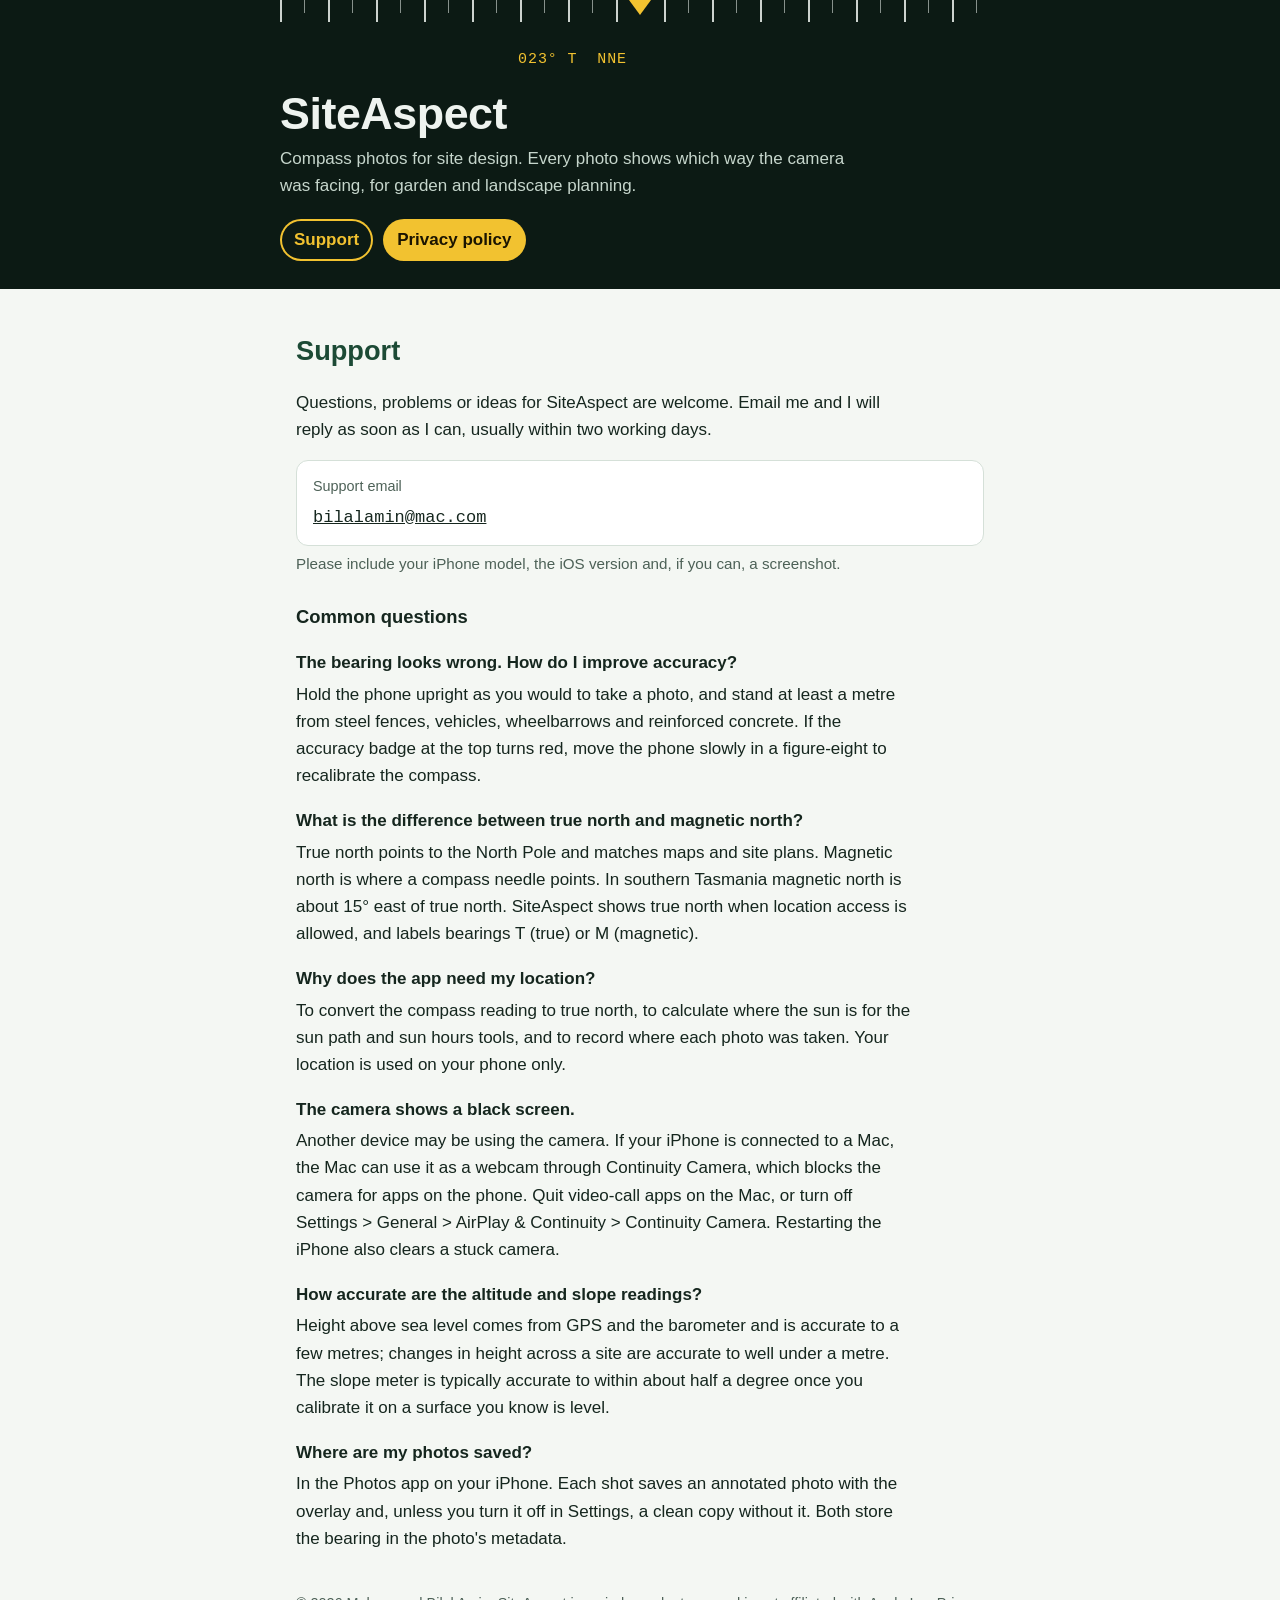
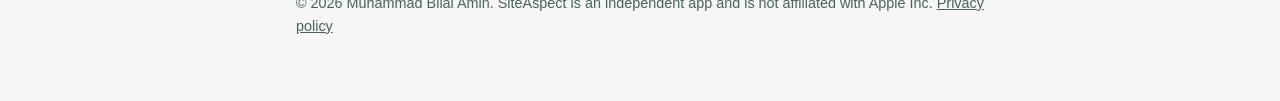
<file: index.html>
<!doctype html>
<html lang="en-AU">
<head>
<meta charset="utf-8">
<meta name="viewport" content="width=device-width, initial-scale=1, viewport-fit=cover">
<title>SiteAspect Support</title>
<meta name="description" content="Support for SiteAspect, the compass camera for garden and landscape site design.">
<link rel="stylesheet" href="style.css">
</head>
<body>
<header class="tape">
  <div class="tape-inner">
    <div class="ticks" aria-hidden="true"></div>
    <p class="readout" aria-hidden="true">023° T&nbsp;&nbsp;NNE</p>
    <h1>SiteAspect</h1>
    <p class="tagline">Compass photos for site design. Every photo shows which way the camera was facing, for garden and landscape planning.</p>
    <nav aria-label="Pages">
      <a href="./" aria-current="page">Support</a>
      <a href="privacy.html">Privacy policy</a>
    </nav>
  </div>
</header>

<main>
  <h2>Support</h2>
  <p>Questions, problems or ideas for SiteAspect are welcome. Email me and I will reply as soon as I can, usually within two working days.</p>
  <div class="contact">
    <p class="label">Support email</p>
    <a class="email" href="mailto:bilalamin@mac.com?subject=SiteAspect%20support">bilalamin@mac.com</a>
  </div>
  <p class="meta">Please include your iPhone model, the iOS version and, if you can, a screenshot.</p>

  <h3>Common questions</h3>
  <dl>
    <dt>The bearing looks wrong. How do I improve accuracy?</dt>
    <dd>Hold the phone upright as you would to take a photo, and stand at least a metre from steel fences, vehicles, wheelbarrows and reinforced concrete. If the accuracy badge at the top turns red, move the phone slowly in a figure-eight to recalibrate the compass.</dd>

    <dt>What is the difference between true north and magnetic north?</dt>
    <dd>True north points to the North Pole and matches maps and site plans. Magnetic north is where a compass needle points. In southern Tasmania magnetic north is about 15° east of true north. SiteAspect shows true north when location access is allowed, and labels bearings T (true) or M (magnetic).</dd>

    <dt>Why does the app need my location?</dt>
    <dd>To convert the compass reading to true north, to calculate where the sun is for the sun path and sun hours tools, and to record where each photo was taken. Your location is used on your phone only.</dd>

    <dt>The camera shows a black screen.</dt>
    <dd>Another device may be using the camera. If your iPhone is connected to a Mac, the Mac can use it as a webcam through Continuity Camera, which blocks the camera for apps on the phone. Quit video-call apps on the Mac, or turn off Settings &gt; General &gt; AirPlay &amp; Continuity &gt; Continuity Camera. Restarting the iPhone also clears a stuck camera.</dd>

    <dt>How accurate are the altitude and slope readings?</dt>
    <dd>Height above sea level comes from GPS and the barometer and is accurate to a few metres; changes in height across a site are accurate to well under a metre. The slope meter is typically accurate to within about half a degree once you calibrate it on a surface you know is level.</dd>

    <dt>Where are my photos saved?</dt>
    <dd>In the Photos app on your iPhone. Each shot saves an annotated photo with the overlay and, unless you turn it off in Settings, a clean copy without it. Both store the bearing in the photo's metadata.</dd>
  </dl>

  <footer>© 2026 Muhammad Bilal Amin. SiteAspect is an independent app and is not affiliated with Apple Inc. <a href="privacy.html">Privacy policy</a></footer>
</main>
</body>
</html>
</file>
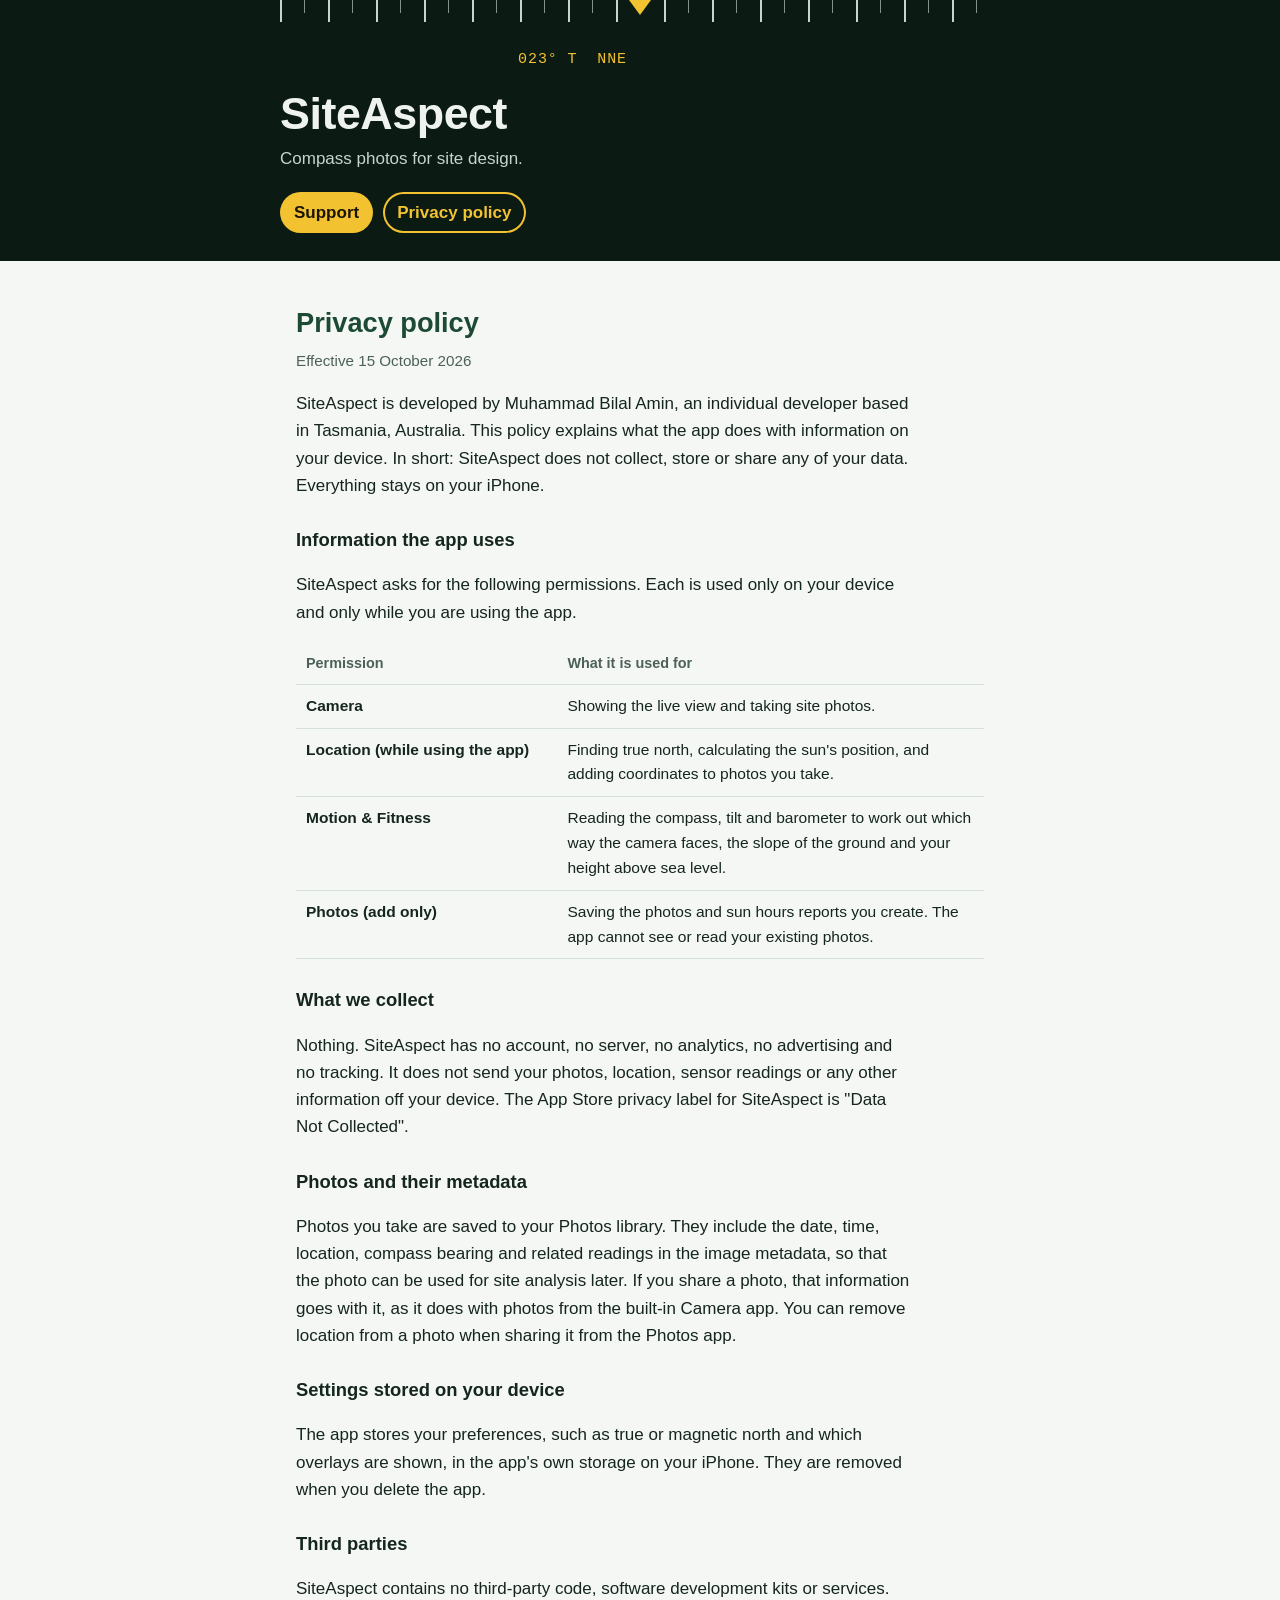
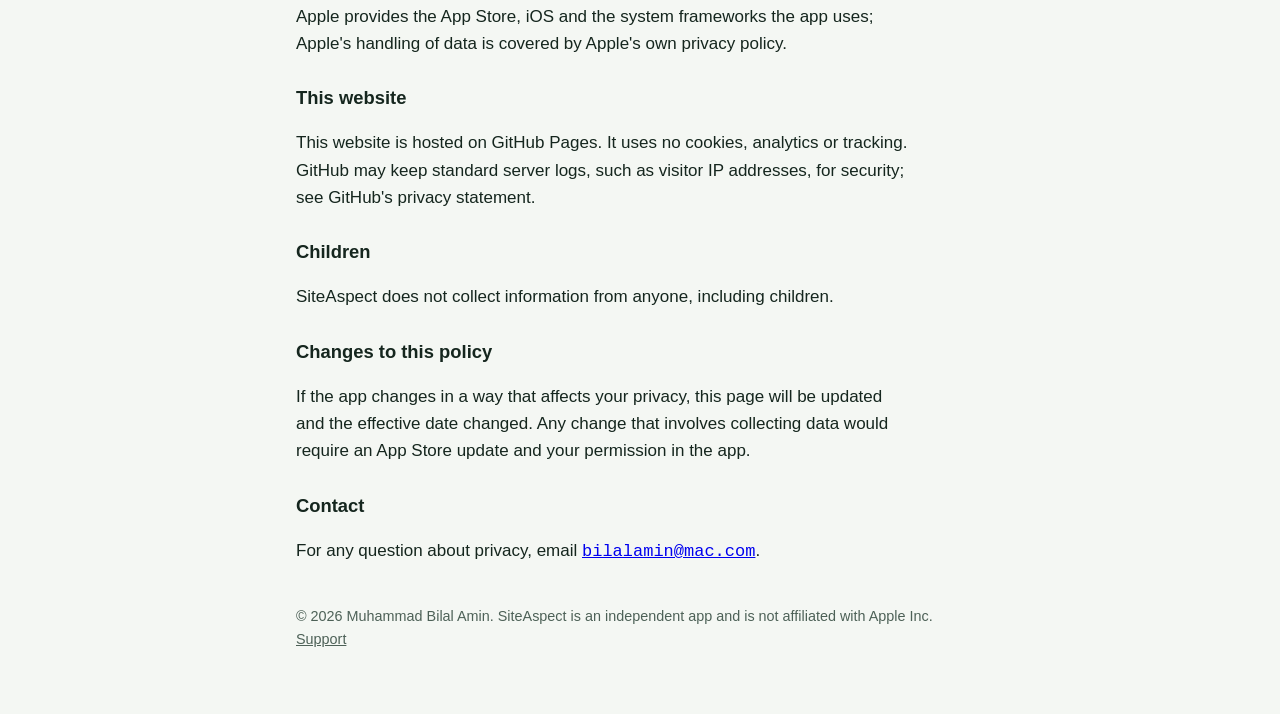
<file: privacy.html>
<!doctype html>
<html lang="en-AU">
<head>
<meta charset="utf-8">
<meta name="viewport" content="width=device-width, initial-scale=1, viewport-fit=cover">
<title>SiteAspect Privacy Policy</title>
<meta name="description" content="Privacy policy for SiteAspect. The app collects no data; everything stays on your iPhone.">
<link rel="stylesheet" href="style.css">
</head>
<body>
<header class="tape">
  <div class="tape-inner">
    <div class="ticks" aria-hidden="true"></div>
    <p class="readout" aria-hidden="true">023° T&nbsp;&nbsp;NNE</p>
    <h1>SiteAspect</h1>
    <p class="tagline">Compass photos for site design.</p>
    <nav aria-label="Pages">
      <a href="./">Support</a>
      <a href="privacy.html" aria-current="page">Privacy policy</a>
    </nav>
  </div>
</header>

<main>
  <h2>Privacy policy</h2>
  <p class="meta">Effective 15 October 2026</p>

  <p>SiteAspect is developed by Muhammad Bilal Amin, an individual developer based in Tasmania, Australia. This policy explains what the app does with information on your device. In short: SiteAspect does not collect, store or share any of your data. Everything stays on your iPhone.</p>

  <h3>Information the app uses</h3>
  <p>SiteAspect asks for the following permissions. Each is used only on your device and only while you are using the app.</p>
  <div class="table-wrap">
    <table>
      <thead><tr><th scope="col">Permission</th><th scope="col">What it is used for</th></tr></thead>
      <tbody>
        <tr><td>Camera</td><td>Showing the live view and taking site photos.</td></tr>
        <tr><td>Location (while using the app)</td><td>Finding true north, calculating the sun's position, and adding coordinates to photos you take.</td></tr>
        <tr><td>Motion &amp; Fitness</td><td>Reading the compass, tilt and barometer to work out which way the camera faces, the slope of the ground and your height above sea level.</td></tr>
        <tr><td>Photos (add only)</td><td>Saving the photos and sun hours reports you create. The app cannot see or read your existing photos.</td></tr>
      </tbody>
    </table>
  </div>

  <h3>What we collect</h3>
  <p>Nothing. SiteAspect has no account, no server, no analytics, no advertising and no tracking. It does not send your photos, location, sensor readings or any other information off your device. The App Store privacy label for SiteAspect is "Data Not Collected".</p>

  <h3>Photos and their metadata</h3>
  <p>Photos you take are saved to your Photos library. They include the date, time, location, compass bearing and related readings in the image metadata, so that the photo can be used for site analysis later. If you share a photo, that information goes with it, as it does with photos from the built-in Camera app. You can remove location from a photo when sharing it from the Photos app.</p>

  <h3>Settings stored on your device</h3>
  <p>The app stores your preferences, such as true or magnetic north and which overlays are shown, in the app's own storage on your iPhone. They are removed when you delete the app.</p>

  <h3>Third parties</h3>
  <p>SiteAspect contains no third-party code, software development kits or services. Apple provides the App Store, iOS and the system frameworks the app uses; Apple's handling of data is covered by Apple's own privacy policy.</p>

  <h3>This website</h3>
  <p>This website is hosted on GitHub Pages. It uses no cookies, analytics or tracking. GitHub may keep standard server logs, such as visitor IP addresses, for security; see GitHub's privacy statement.</p>

  <h3>Children</h3>
  <p>SiteAspect does not collect information from anyone, including children.</p>

  <h3>Changes to this policy</h3>
  <p>If the app changes in a way that affects your privacy, this page will be updated and the effective date changed. Any change that involves collecting data would require an App Store update and your permission in the app.</p>

  <h3>Contact</h3>
  <p>For any question about privacy, email <a class="email" href="mailto:bilalamin@mac.com?subject=SiteAspect%20privacy">bilalamin@mac.com</a>.</p>

  <footer>© 2026 Muhammad Bilal Amin. SiteAspect is an independent app and is not affiliated with Apple Inc. <a href="./">Support</a></footer>
</main>
</body>
</html>
</file>
<file: style.css>
/* SiteAspect website. System fonts only, so the pages make no requests to other sites. */
:root {
  --bg: #f4f7f3;
  --surface: #ffffff;
  --ink: #15261e;
  --muted: #4d6157;
  --rule: #d5e0d8;
  --forest: #1c4a35;
  --band: #0c1a14;
  --signal: #f2c230;
  --signal-ink: #1b1400;
  --font-body: -apple-system, BlinkMacSystemFont, "Segoe UI", Roboto, "Helvetica Neue", Arial, sans-serif;
  --font-data: ui-monospace, "SF Mono", Menlo, Consolas, monospace;
  color-scheme: light;
}
@media (prefers-color-scheme: dark) {
  :root {
    --bg: #0d1712; --surface: #13211a; --ink: #e6efe9; --muted: #a3b8ac; --rule: #263a30;
    --forest: #7cc79a; --band: #07100b;
    color-scheme: dark;
  }
}
* { box-sizing: border-box; }
body { margin: 0; background: var(--bg); color: var(--ink); font-family: var(--font-body); font-size: 17px; line-height: 1.6; }
.tape { background: var(--band); color: #eef3ef; padding: 0 max(16px, env(safe-area-inset-right)) 28px max(16px, env(safe-area-inset-left)); overflow: hidden; }
.tape-inner, main { max-width: 720px; margin: 0 auto; }
.ticks { position: relative; height: 46px;
  background:
    linear-gradient(90deg, rgba(238,243,239,.85) 2px, transparent 2px) 0 0 / 48px 22px repeat-x,
    linear-gradient(90deg, rgba(238,243,239,.55) 1.5px, transparent 1.5px) 24px 0 / 48px 13px repeat-x; }
.ticks::after { content: ""; position: absolute; left: 50%; top: 0; transform: translateX(-50%);
  border-left: 11px solid transparent; border-right: 11px solid transparent; border-top: 15px solid var(--signal); }
.readout { font-family: var(--font-data); font-size: 15px; letter-spacing: .06em; text-align: center; color: var(--signal); margin: 2px 0 18px; }
h1 { font-size: clamp(2rem, 6vw, 2.8rem); line-height: 1.05; margin: 0 0 8px; letter-spacing: -0.01em; }
.tagline { margin: 0; color: #c6d6cc; max-width: 60ch; }
nav { display: flex; flex-wrap: wrap; gap: 10px; margin-top: 20px; }
nav a { color: var(--signal-ink); background: var(--signal); text-decoration: none; font-weight: 600; padding: 7px 14px; border-radius: 999px; }
nav a[aria-current="page"] { background: transparent; color: var(--signal); box-shadow: inset 0 0 0 2px var(--signal); }
a:focus-visible { outline: 3px solid var(--signal); outline-offset: 2px; }
main { padding: 12px max(16px, env(safe-area-inset-right)) 64px max(16px, env(safe-area-inset-left)); }
h2 { font-size: 1.7rem; margin: 28px 0 4px; color: var(--forest); }
h3 { font-size: 1.15rem; margin: 26px 0 4px; }
p, li, dd { max-width: 65ch; }
.meta { color: var(--muted); font-size: .95rem; margin-top: 0; }
.contact { background: var(--surface); border: 1px solid var(--rule); border-radius: 12px; padding: 14px 16px; margin: 14px 0 6px; }
.contact .label { color: var(--muted); font-size: .9rem; margin: 0 0 4px; }
.email { font-family: var(--font-data); overflow-wrap: anywhere; }
.contact a { color: var(--ink); }
dt { font-weight: 600; margin-top: 18px; }
dd { margin: 4px 0 0; }
.table-wrap { overflow-x: auto; margin: 10px 0; }
table { border-collapse: collapse; width: 100%; font-size: .97rem; }
th, td { text-align: left; padding: 9px 10px; border-bottom: 1px solid var(--rule); vertical-align: top; }
th { color: var(--muted); font-weight: 600; font-size: .9rem; }
td:first-child { font-weight: 600; width: 38%; }
footer { color: var(--muted); font-size: .9rem; margin-top: 40px; }
footer a { color: var(--muted); }
</file>
